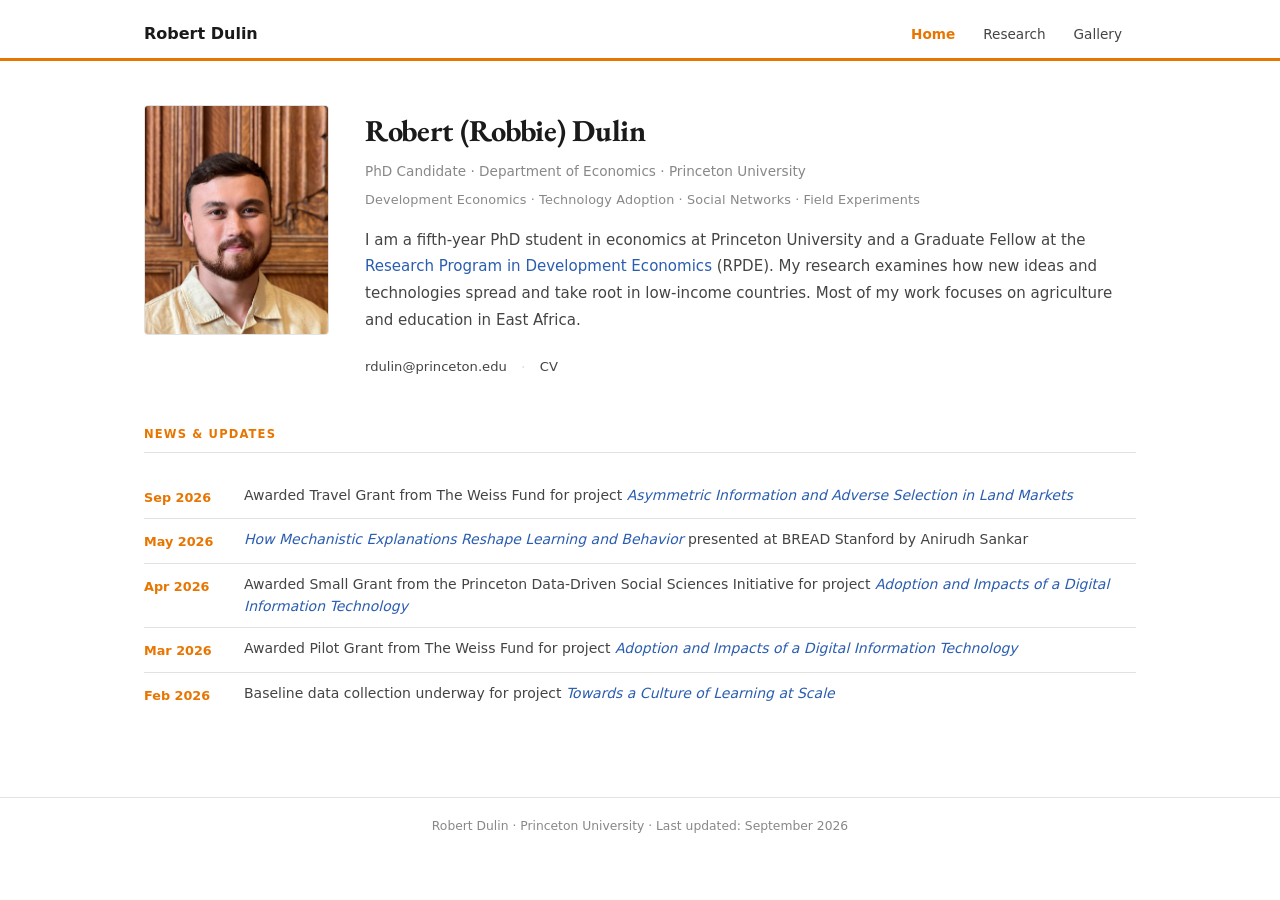
<file: index.html>
<!DOCTYPE html>
<html lang="en">
<head>
  <meta charset="UTF-8">
  <meta name="viewport" content="width=device-width, initial-scale=1.0">
  <title>Robert Dulin | Princeton Economics</title>
  <meta name="description" content="Robert (Robbie) Dulin — PhD candidate in Economics, Princeton University">
  <link rel="icon" type="image/svg+xml" href="assets/img/favicon.svg">
  <link rel="preconnect" href="https://fonts.googleapis.com">
  <link rel="preconnect" href="https://fonts.gstatic.com" crossorigin>
  <link href="https://fonts.googleapis.com/css2?family=EB+Garamond:wght@400;600;700&display=swap" rel="stylesheet">
  <link rel="stylesheet" href="assets/css/style.css">
  <script async src="https://www.googletagmanager.com/gtag/js?id=G-J1DJVY4RKW"></script>
  <script>
    window.dataLayer = window.dataLayer || [];
    function gtag(){dataLayer.push(arguments);}
    gtag('js', new Date());
    gtag('config', 'G-J1DJVY4RKW');
  </script>
</head>
<body>

<header>
  <div class="header-inner">
    <div class="site-title"><a href="index.html">Robert Dulin</a></div>
    <button class="nav-toggle" onclick="toggleNav()" aria-label="Toggle navigation">☰</button>
    <nav>
      <a href="index.html" class="active">Home</a>
      <a href="research.html">Research</a>
      <a href="gallery.html">Gallery</a>
    </nav>
  </div>
</header>

<main>
  <div class="home-hero">
    <img src="assets/img/photo.jpeg" alt="Robert Dulin">
    <div class="home-bio">
      <h1>Robert (Robbie) Dulin</h1>
      <div class="subtitle">PhD Candidate · Department of Economics · Princeton University</div>
      <div class="fields">Development Economics · Technology Adoption · Social Networks · Field Experiments</div>
      <p>
        I am a fifth-year PhD student in economics at Princeton University and a Graduate Fellow
        at the <a href="https://rpde.princeton.edu/">Research Program in Development Economics</a> (RPDE).
        My research examines how new ideas and technologies spread and take root in low-income countries. 
        Most of my work focuses on agriculture and education in East Africa.
      </p>
      <div class="contact-links">
        <a href="mailto:rdulin@princeton.edu">rdulin@princeton.edu</a>
        <span class="sep">·</span>
        <a href="files/dulin_cv.pdf" target="_blank">CV</a>
      </div>
    </div>
  </div>

  <section class="news-section">
    <div class="section-head">News &amp; Updates</div>
<!-- 
    <div class="news-item">
      <span class="news-date">July 2026</span>
      <p>Pilot completed for project <a href="research.html#digital-agriculture"><em>Adoption and Impacts of a Digital Information Technology</em></a></p>
    </div>
 -->
     <div class="news-item">
      <span class="news-date">Sep 2026</span>
      <p>Awarded Travel Grant from The Weiss Fund for project <a href="research.html#land-markets"><em>Asymmetric Information and Adverse Selection in Land Markets</em></a></p>
    </div>
    <div class="news-item">
      <span class="news-date">May 2026</span>
      <p><a href="research.html#mechanistic"><em>How Mechanistic Explanations Reshape Learning and Behavior</em></a> presented at BREAD Stanford by Anirudh Sankar</p>
    </div>
    <div class="news-item">
      <span class="news-date">Apr 2026</span>
      <p>Awarded Small Grant from the Princeton Data-Driven Social Sciences Initiative for project <a href="research.html#digital-agriculture"><em>Adoption and Impacts of a Digital Information Technology</em></a></p>
    </div>
    <div class="news-item">
      <span class="news-date">Mar 2026</span>
      <p>Awarded Pilot Grant from The Weiss Fund for project <a href="research.html#digital-agriculture"><em>Adoption and Impacts of a Digital Information Technology</em></a></p>
    </div>
    <div class="news-item">
      <span class="news-date">Feb 2026</span>
      <p>Baseline data collection underway for project <a href="research.html#teacher-pd"><em>Towards a Culture of Learning at Scale</em></a></p>
    </div>

  </section>
</main>

<footer>
  Robert Dulin · Princeton University · Last updated: September 2026
</footer>

<script>
function toggleNav() { document.querySelector('nav').classList.toggle('open'); }
document.querySelectorAll('a[href^="http"]').forEach(a => { a.target = '_blank'; a.rel = 'noopener noreferrer'; });
</script>
</body>
</html>
</file>
<file: assets/css/style.css>
:root {
  --orange: #E77500;
  --black: #1a1a1a;
  --gray-dark: #444;
  --gray-mid: #888;
  --gray-light: #f6f6f6;
  --border: #e2e2e2;
  --link: #2a5db0;
  --max-width: 1040px;
  --font: system-ui, -apple-system, BlinkMacSystemFont, 'Segoe UI', sans-serif;
  --font-serif: 'EB Garamond', Georgia, serif;
}

*, *::before, *::after { box-sizing: border-box; margin: 0; padding: 0; }
html { font-size: 16px; }
body { font-family: var(--font); color: var(--black); background: #fff; line-height: 1.7; }
a { color: var(--link); text-decoration: none; }
a:hover { text-decoration: underline; }
img { max-width: 100%; display: block; }

.site-wrapper { max-width: var(--max-width); margin: 0 auto; padding: 0 24px; }

header { border-bottom: 3px solid var(--orange); background: #fff; position: sticky; top: 0; z-index: 100; }
.header-inner {
  max-width: var(--max-width); margin: 0 auto; padding: 14px 24px 0;
  display: flex; align-items: baseline; justify-content: space-between; flex-wrap: wrap; gap: 6px;
}
.site-title { font-size: 1rem; font-weight: 700; }
.site-title a { color: var(--black); }
.site-title a:hover { color: var(--orange); text-decoration: none; }
nav { display: flex; }
nav a {
  display: inline-block; padding: 9px 14px 12px;
  font-size: 0.85rem; font-weight: 500; color: var(--gray-dark);
  border-bottom: 3px solid transparent; margin-bottom: -3px;
  transition: color 0.15s, border-color 0.15s;
}
nav a:hover { color: var(--orange); border-bottom-color: var(--orange); text-decoration: none; }
nav a.active { color: var(--orange); border-bottom-color: var(--orange); font-weight: 600; }

main { max-width: var(--max-width); margin: 0 auto; padding: 44px 24px 80px; }

.home-hero { display: flex; gap: 36px; align-items: flex-start; }
.home-hero img {
  width: 185px; height: 230px; object-fit: cover; object-position: center center;
  border-radius: 4px; flex-shrink: 0; border: 1px solid var(--border);
}
.home-bio h1 { font-family: var(--font-serif); font-size: 1.9rem; font-weight: 700; letter-spacing: -0.01em; margin-bottom: 3px; }
.home-bio .subtitle { font-size: 0.85rem; color: var(--gray-mid); margin-bottom: 6px; }
.fields { font-size: 0.8rem; color: var(--gray-mid); margin-bottom: 16px; letter-spacing: 0.01em; }
.home-bio p { font-size: 0.94rem; line-height: 1.78; color: var(--gray-dark); }
.home-bio p + p { margin-top: 13px; }
.contact-links { margin-top: 20px; display: flex; gap: 14px; flex-wrap: wrap; align-items: center; }
.contact-links a { font-size: 0.82rem; font-weight: 500; color: var(--gray-dark); }
.contact-links a:hover { color: var(--link); text-decoration: none; }
.contact-links .sep { color: var(--border); }

.news-section { margin-top: 44px; }
.news-item { display: flex; gap: 18px; padding: 10px 0; border-bottom: 1px solid var(--border); }
.news-item:last-child { border-bottom: none; }
.news-date { flex-shrink: 0; min-width: 82px; color: var(--orange); font-size: 0.8rem; font-weight: 600; padding-top: 2px; }
.news-item p { font-size: 0.875rem; color: var(--gray-dark); line-height: 1.55; }

.paper-links { display: flex; gap: 7px; flex-wrap: wrap; margin-bottom: 10px; }
.paper-chip {
  display: inline-block; padding: 2px 9px;
  font-size: 0.72rem; font-weight: 600; letter-spacing: 0.04em; text-transform: uppercase;
  border: 1px solid var(--border); border-radius: 3px;
  color: var(--gray-dark); background: var(--gray-light);
  transition: border-color 0.15s, color 0.15s;
}
.paper-chip:hover { border-color: var(--link); color: var(--link); text-decoration: none; }

.research-section { margin-bottom: 48px; }
.section-head {
  font-size: 0.72rem; font-weight: 700; text-transform: uppercase; letter-spacing: 0.1em;
  color: var(--orange); margin-bottom: 22px; padding-bottom: 7px; border-bottom: 1px solid var(--border);
}
.paper { margin-bottom: 28px; padding-bottom: 28px; border-bottom: 1px solid var(--border); }
.paper:last-child { border-bottom: none; }
.paper-title { font-size: 0.94rem; font-weight: 600; margin-bottom: 4px; line-height: 1.42; }
.paper-authors { font-size: 0.82rem; color: var(--gray-mid); margin-bottom: 5px; }
.paper-meta { font-size: 0.8rem; color: var(--gray-mid); margin-bottom: 10px; font-style: italic; }
.abstract-toggle {
  background: none; border: none; cursor: pointer; padding: 0;
  font-size: 0.72rem; font-weight: 700; color: var(--gray-mid);
  letter-spacing: 0.06em; text-transform: uppercase;
  display: inline-flex; align-items: center; gap: 5px;
}
.abstract-toggle:hover { color: var(--link); }
.abstract-toggle .arrow { font-size: 0.6rem; display: inline-block; transition: transform 0.2s; }
.abstract-toggle.open .arrow { transform: rotate(90deg); }
.abstract-body {
  display: none; margin-top: 11px; padding: 14px 16px;
  background: var(--gray-light); border-left: 3px solid var(--orange);
  border-radius: 0 4px 4px 0; font-size: 0.885rem; color: var(--gray-dark); line-height: 1.72;
}
.abstract-body.open { display: block; }

.cv-intro { font-size: 0.94rem; color: var(--gray-dark); margin-bottom: 24px; line-height: 1.7; }
.btn {
  display: inline-block; padding: 11px 26px;
  background: var(--orange); color: #fff !important;
  font-size: 0.875rem; font-weight: 600; border-radius: 4px;
  letter-spacing: 0.02em; transition: background 0.15s;
}
.btn:hover { background: #c45f00; text-decoration: none; }

.gallery-intro { font-size: 0.94rem; color: var(--gray-dark); margin-bottom: 28px; line-height: 1.7; }
.gallery-grid {
  display: grid;
  grid-template-columns: repeat(2, 1fr);
  grid-auto-rows: 320px;
  gap: 10px;
}
.gallery-item { overflow: hidden; border-radius: 4px; background: var(--gray-light); }
.gallery-item.wide { grid-column: span 2; }
.gallery-item img { width: 100%; height: 100%; object-fit: cover; display: block; transition: transform 0.4s ease; }
.gallery-item:hover img { transform: scale(1.04); }

footer { border-top: 1px solid var(--border); padding: 18px 24px; text-align: center; font-size: 0.77rem; color: var(--gray-mid); }

#lightbox {
  display: none; position: fixed; inset: 0; z-index: 200;
  background: rgba(0,0,0,0.92); cursor: zoom-out;
  align-items: center; justify-content: center;
}
#lightbox.open { display: flex; }
#lightbox img { max-width: 92vw; max-height: 92vh; object-fit: contain; border-radius: 3px; }
#lightbox-close {
  position: absolute; top: 18px; right: 22px;
  background: none; border: none; color: #fff; font-size: 2rem; cursor: pointer; line-height: 1;
}

.nav-toggle {
  display: none; background: none; border: none;
  font-size: 1.4rem; cursor: pointer; padding: 6px; color: var(--black); line-height: 1;
}

@media (max-width: 768px) {
  .nav-toggle { display: block; }
  nav { display: none; flex-direction: column; width: 100%; padding-bottom: 10px; }
  nav.open { display: flex; }
  nav a { padding: 9px 0; border-bottom: none; font-size: 0.9rem; }
  .home-hero { flex-direction: column; align-items: center; text-align: center; }
  .home-hero img { width: 140px; height: 140px; }
  .contact-links { justify-content: center; }
  .gallery-grid { grid-template-columns: 1fr; grid-auto-rows: 240px; }
}
</file>
